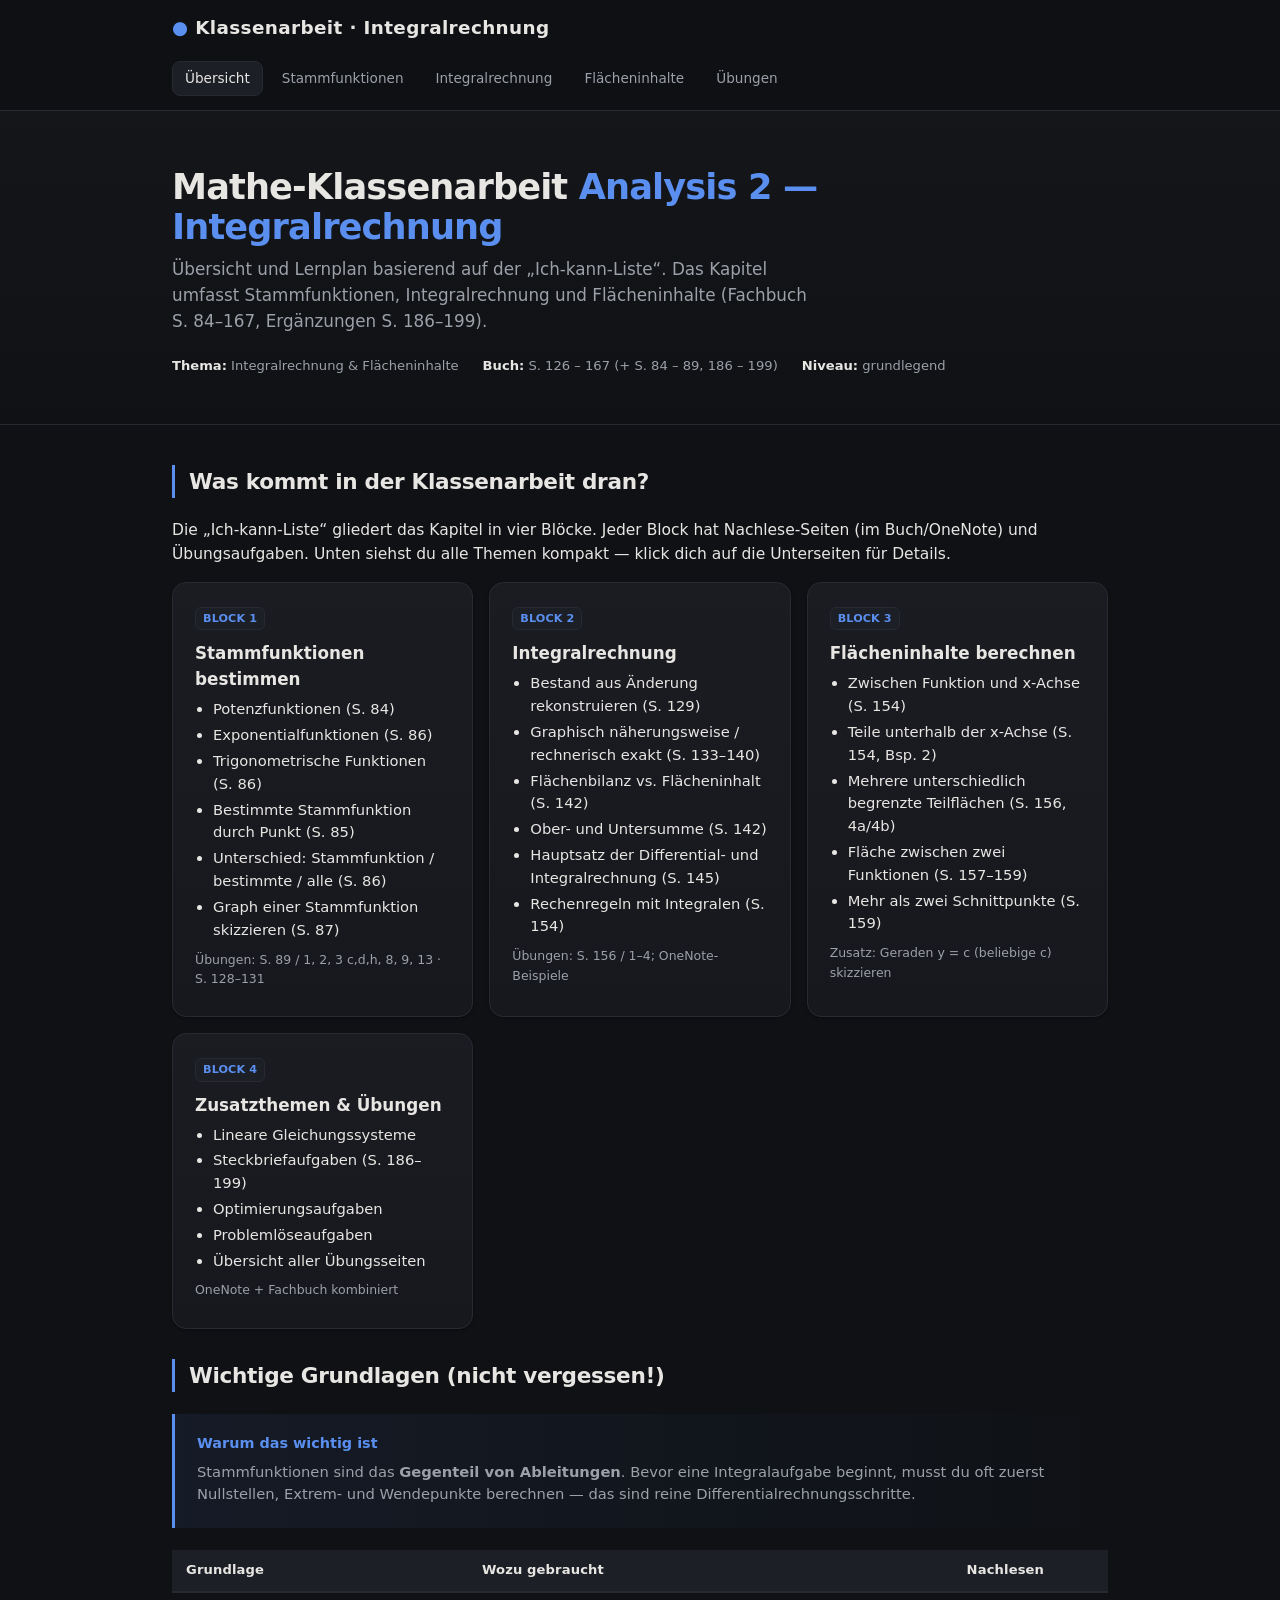
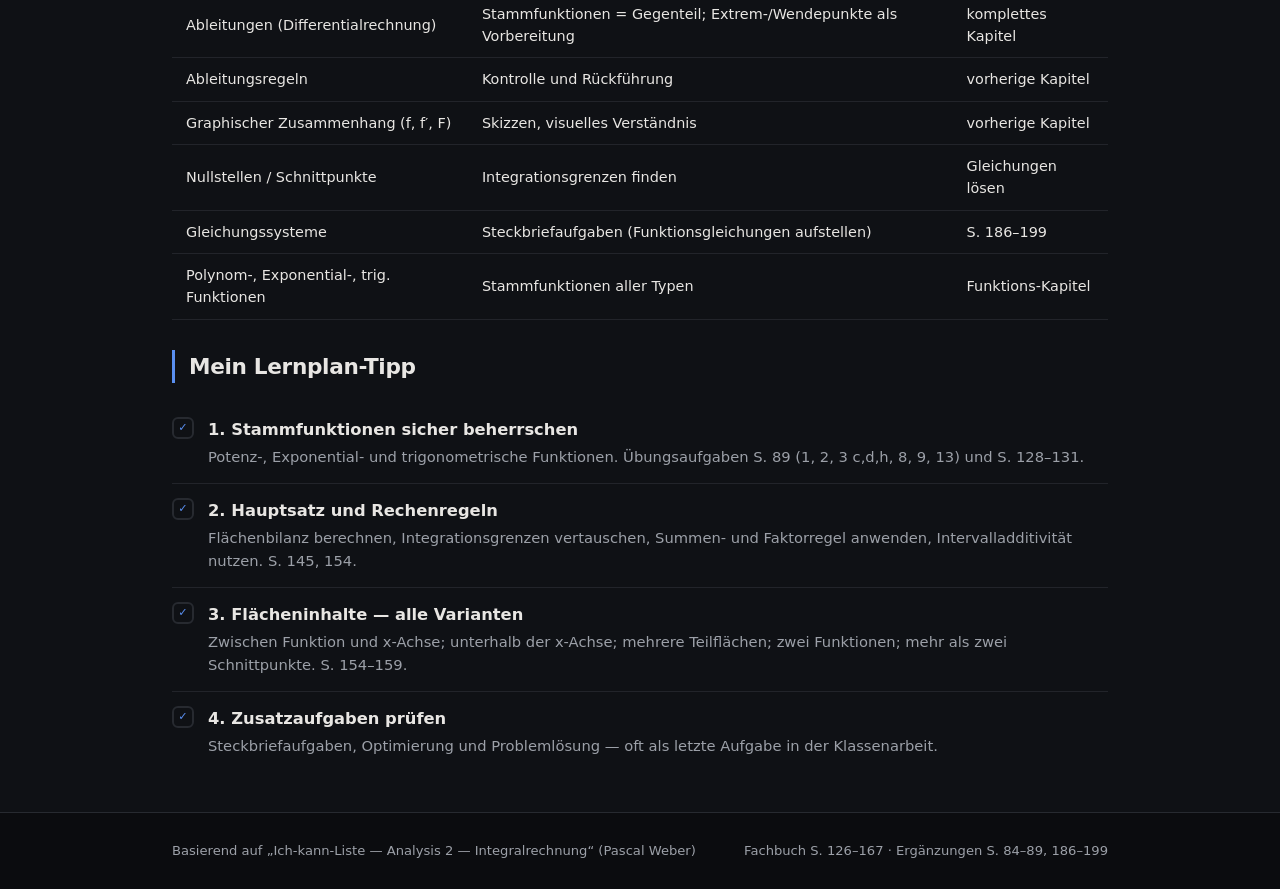
<file: index.html>
<!DOCTYPE html>
<html lang="de">
<head>
<meta charset="UTF-8">
<meta name="viewport" content="width=device-width, initial-scale=1.0">
<title>Klassenarbeit — Integralrechnung (Analysis 2)</title>
<link rel="stylesheet" href="style.css">
</head>
<body>

<header class="site-header">
  <div class="inner">
    <h1><span>●</span> Klassenarbeit · Integralrechnung</h1>
    <nav aria-label="Hauptnavigation">
      <ul>
        <li><a class="active" href="index.html">Übersicht</a></li>
        <li><a href="stammfunktionen.html">Stammfunktionen</a></li>
        <li><a href="integralrechnung.html">Integralrechnung</a></li>
        <li><a href="flaecheninhalte.html">Flächeninhalte</a></li>
        <li><a href="uebungen.html">Übungen</a></li>
      </ul>
    </nav>
  </div>
</header>

<section class="hero" aria-label="Einleitung">
  <div class="inner">
    <h2>Mathe-Klassenarbeit <em>Analysis 2 — Integralrechnung</em></h2>
    <p class="subtitle">
      Übersicht und Lernplan basierend auf der „Ich-kann-Liste“. Das Kapitel umfasst Stammfunktionen, Integralrechnung und Flächeninhalte (Fachbuch S. 84–167, Ergänzungen S. 186–199).
    </p>
    <div class="meta">
      <span><strong>Thema:</strong> Integralrechnung & Flächeninhalte</span>
      <span><strong>Buch:</strong> S. 126 – 167 (+ S. 84 – 89, 186 – 199)</span>
      <span><strong>Niveau:</strong> grundlegend</span>
    </div>
  </div>
</section>

<main class="inner">

  <section aria-label="Was kommt dran">
    <h2 class="section-title">Was kommt in der Klassenarbeit dran?</h2>
    <p>Die „Ich-kann-Liste“ gliedert das Kapitel in vier Blöcke. Jeder Block hat Nachlese-Seiten (im Buch/OneNote) und Übungsaufgaben. Unten siehst du alle Themen kompakt — klick dich auf die Unterseiten für Details.</p>
  </section>

  <section aria-label="Themenübersicht" style="margin-top:6px;">
    <div class="card-grid">

      <a href="stammfunktionen.html" class="card" style="text-decoration:none; color:inherit; display:block;">
        <span class="tag">BLOCK 1</span>
        <h3>Stammfunktionen bestimmen</h3>
        <ul>
          <li>Potenzfunktionen (S. 84)</li>
          <li>Exponentialfunktionen (S. 86)</li>
          <li>Trigonometrische Funktionen (S. 86)</li>
          <li>Bestimmte Stammfunktion durch Punkt (S. 85)</li>
          <li>Unterschied: Stammfunktion / bestimmte / alle (S. 86)</li>
          <li>Graph einer Stammfunktion skizzieren (S. 87)</li>
        </ul>
        <p class="pages">Übungen: S. 89 / 1, 2, 3 c,d,h, 8, 9, 13 · S. 128–131</p>
      </a>

      <a href="integralrechnung.html" class="card" style="text-decoration:none; color:inherit; display:block;">
        <span class="tag">BLOCK 2</span>
        <h3>Integralrechnung</h3>
        <ul>
          <li>Bestand aus Änderung rekonstruieren (S. 129)</li>
          <li>Graphisch näherungsweise / rechnerisch exakt (S. 133–140)</li>
          <li>Flächenbilanz vs. Flächeninhalt (S. 142)</li>
          <li>Ober- und Untersumme (S. 142)</li>
          <li>Hauptsatz der Differential- und Integralrechnung (S. 145)</li>
          <li>Rechenregeln mit Integralen (S. 154)</li>
        </ul>
        <p class="pages">Übungen: S. 156 / 1–4; OneNote-Beispiele</p>
      </a>

      <a href="flaecheninhalte.html" class="card" style="text-decoration:none; color:inherit; display:block;">
        <span class="tag">BLOCK 3</span>
        <h3>Flächeninhalte berechnen</h3>
        <ul>
          <li>Zwischen Funktion und x-Achse (S. 154)</li>
          <li>Teile unterhalb der x-Achse (S. 154, Bsp. 2)</li>
          <li>Mehrere unterschiedlich begrenzte Teilflächen (S. 156, 4a/4b)</li>
          <li>Fläche zwischen zwei Funktionen (S. 157–159)</li>
          <li>Mehr als zwei Schnittpunkte (S. 159)</li>
        </ul>
        <p class="pages">Zusatz: Geraden y = c (beliebige c) skizzieren</p>
      </a>

      <a href="uebungen.html" class="card" style="text-decoration:none; color:inherit; display:block;">
        <span class="tag">BLOCK 4</span>
        <h3>Zusatzthemen & Übungen</h3>
        <ul>
          <li>Lineare Gleichungssysteme</li>
          <li>Steckbriefaufgaben (S. 186–199)</li>
          <li>Optimierungsaufgaben</li>
          <li>Problemlöseaufgaben</li>
          <li>Übersicht aller Übungsseiten</li>
        </ul>
        <p class="pages">OneNote + Fachbuch kombiniert</p>
      </a>

    </div>
  </section>

  <section aria-label="Wichtige Grundlagen" style="margin-top: 30px;">
    <h2 class="section-title">Wichtige Grundlagen (nicht vergessen!)</h2>
    <div class="callout">
      <h4>Warum das wichtig ist</h4>
      <p>Stammfunktionen sind das <strong>Gegenteil von Ableitungen</strong>. Bevor eine Integralaufgabe beginnt, musst du oft zuerst Nullstellen, Extrem- und Wendepunkte berechnen — das sind reine Differentialrechnungsschritte.</p>
    </div>
    <table aria-label="Grundlagen-Tabelle">
      <thead>
        <tr><th>Grundlage</th><th>Wozu gebraucht</th><th>Nachlesen</th></tr>
      </thead>
      <tbody>
        <tr><td>Ableitungen (Differentialrechnung)</td><td>Stammfunktionen = Gegenteil; Extrem-/Wendepunkte als Vorbereitung</td><td>komplettes Kapitel</td></tr>
        <tr><td>Ableitungsregeln</td><td>Kontrolle und Rückführung</td><td>vorherige Kapitel</td></tr>
        <tr><td>Graphischer Zusammenhang (f, f′, F)</td><td>Skizzen, visuelles Verständnis</td><td>vorherige Kapitel</td></tr>
        <tr><td>Nullstellen / Schnittpunkte</td><td>Integrationsgrenzen finden</td><td>Gleichungen lösen</td></tr>
        <tr><td>Gleichungssysteme</td><td>Steckbriefaufgaben (Funktionsgleichungen aufstellen)</td><td>S. 186–199</td></tr>
        <tr><td>Polynom-, Exponential-, trig. Funktionen</td><td>Stammfunktionen aller Typen</td><td>Funktions-Kapitel</td></tr>
      </tbody>
    </table>
  </section>

  <section aria-label="Lernplan-Tipp" style="margin-top: 30px;">
    <h2 class="section-title">Mein Lernplan-Tipp</h2>
    <div class="check-row">
      <span class="box" aria-label="Erledigt">✓</span>
      <div>
        <h4>1. Stammfunktionen sicher beherrschen</h4>
        <p>Potenz-, Exponential- und trigonometrische Funktionen. Übungsaufgaben S. 89 (1, 2, 3 c,d,h, 8, 9, 13) und S. 128–131.</p>
      </div>
    </div>
    <div class="check-row">
      <span class="box" aria-label="Erledigt">✓</span>
      <div>
        <h4>2. Hauptsatz und Rechenregeln</h4>
        <p>Flächenbilanz berechnen, Integrationsgrenzen vertauschen, Summen- und Faktorregel anwenden, Intervalladditivität nutzen. S. 145, 154.</p>
      </div>
    </div>
    <div class="check-row">
      <span class="box" aria-label="Erledigt">✓</span>
      <div>
        <h4>3. Flächeninhalte — alle Varianten</h4>
        <p>Zwischen Funktion und x-Achse; unterhalb der x-Achse; mehrere Teilflächen; zwei Funktionen; mehr als zwei Schnittpunkte. S. 154–159.</p>
      </div>
    </div>
    <div class="check-row">
      <span class="box" aria-label="Erledigt">✓</span>
      <div>
        <h4>4. Zusatzaufgaben prüfen</h4>
        <p>Steckbriefaufgaben, Optimierung und Problemlösung — oft als letzte Aufgabe in der Klassenarbeit.</p>
      </div>
    </div>
  </section>

</main>

<footer class="site-footer">
  <div class="inner">
    <span>Basierend auf „Ich-kann-Liste — Analysis 2 — Integralrechnung“ (Pascal Weber)</span>
    <span>Fachbuch S. 126–167 · Ergänzungen S. 84–89, 186–199</span>
  </div>
</footer>

</body>
</html>
</file>
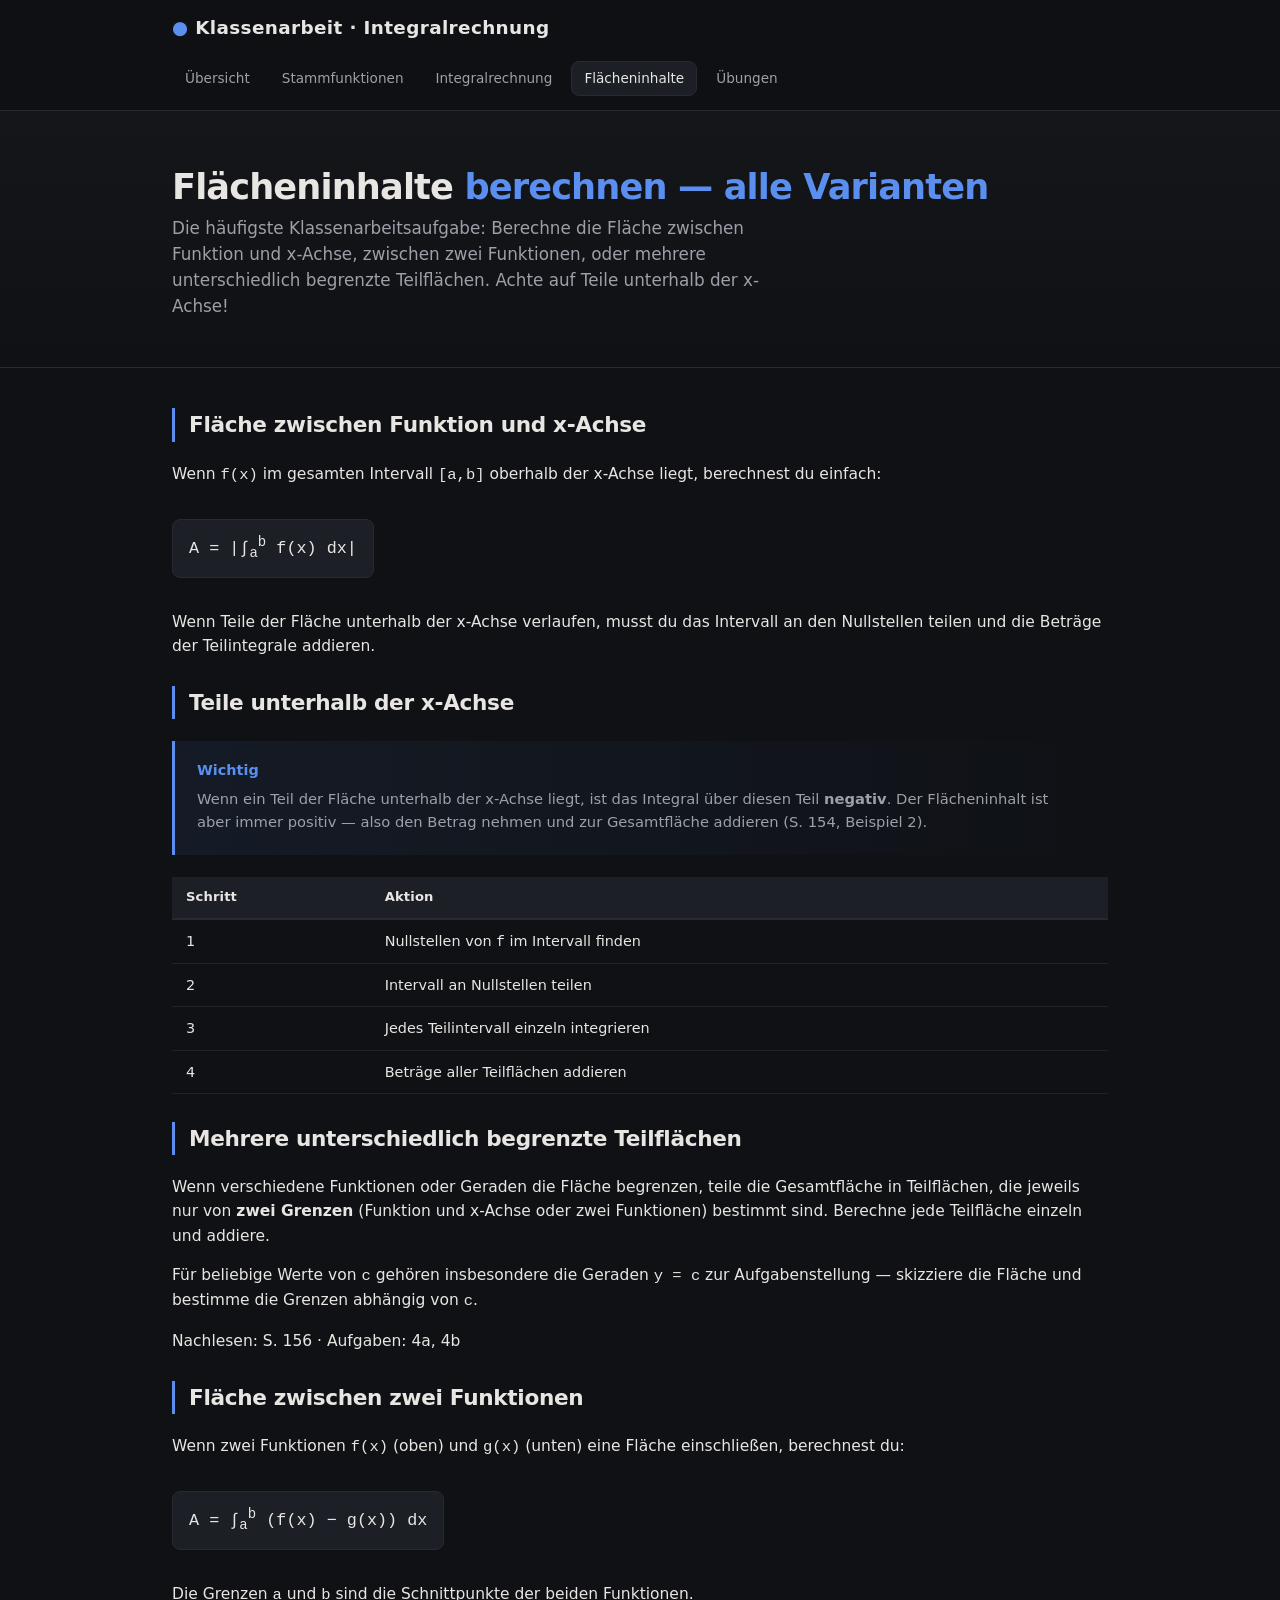
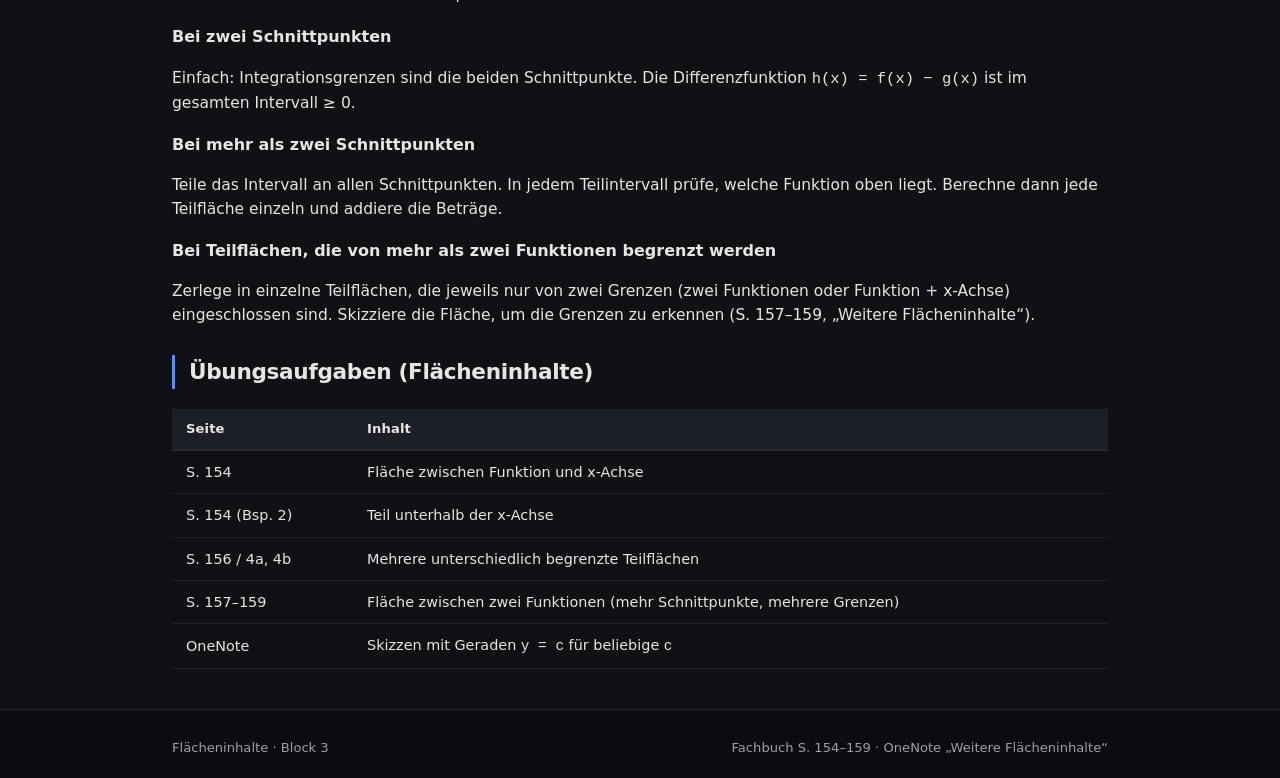
<file: flaecheninhalte.html>
<!DOCTYPE html>
<html lang="de">
<head>
<meta charset="UTF-8">
<meta name="viewport" content="width=device-width, initial-scale=1.0">
<title>Flächeninhalte — Klassenarbeit Integralrechnung</title>
<link rel="stylesheet" href="style.css">
</head>
<body>

<header class="site-header">
  <div class="inner">
    <h1><span>●</span> Klassenarbeit · Integralrechnung</h1>
    <nav aria-label="Hauptnavigation">
      <ul>
        <li><a href="index.html">Übersicht</a></li>
        <li><a href="stammfunktionen.html">Stammfunktionen</a></li>
        <li><a href="integralrechnung.html">Integralrechnung</a></li>
        <li><a class="active" href="flaecheninhalte.html">Flächeninhalte</a></li>
        <li><a href="uebungen.html">Übungen</a></li>
      </ul>
    </nav>
  </div>
</header>

<section class="hero" aria-label="Einleitung">
  <div class="inner">
    <h2>Flächeninhalte <em>berechnen — alle Varianten</em></h2>
    <p class="subtitle">Die häufigste Klassenarbeitsaufgabe: Berechne die Fläche zwischen Funktion und x-Achse, zwischen zwei Funktionen, oder mehrere unterschiedlich begrenzte Teilflächen. Achte auf Teile unterhalb der x-Achse!</p>
  </div>
</section>

<main class="inner">

  <section aria-label="Zwischen Funktion und x-Achse">
    <h2 class="section-title">Fläche zwischen Funktion und x-Achse</h2>
    <p>Wenn <code>f(x)</code> im gesamten Intervall <code>[a,b]</code> oberhalb der x-Achse liegt, berechnest du einfach:</p>
    <p style="font-family:monospace; font-size:1.05rem; background:var(--surface-2); padding:12px 16px; border-radius:8px; border:1px solid var(--border); display:inline-block;">
      A = |∫<sub>a</sub><sup>b</sup> f(x) dx|
    </p>
    <p>Wenn Teile der Fläche unterhalb der x-Achse verlaufen, musst du das Intervall an den Nullstellen teilen und die Beträge der Teilintegrale addieren.</p>
  </section>

  <section aria-label="Unterhalb der x-Achse" style="margin-top: 28px;">
    <h2 class="section-title">Teile unterhalb der x-Achse</h2>
    <div class="callout">
      <h4>Wichtig</h4>
      <p>Wenn ein Teil der Fläche unterhalb der x-Achse liegt, ist das Integral über diesen Teil <strong>negativ</strong>. Der Flächeninhalt ist aber immer positiv — also den Betrag nehmen und zur Gesamtfläche addieren (S. 154, Beispiel 2).</p>
    </div>
    <table aria-label="Vorgehen unterhalb x-Achse">
      <thead><tr><th>Schritt</th><th>Aktion</th></tr></thead>
      <tbody>
        <tr><td>1</td><td>Nullstellen von <code>f</code> im Intervall finden</td></tr>
        <tr><td>2</td><td>Intervall an Nullstellen teilen</td></tr>
        <tr><td>3</td><td>Jedes Teilintervall einzeln integrieren</td></tr>
        <tr><td>4</td><td>Beträge aller Teilflächen addieren</td></tr>
      </tbody>
    </table>
  </section>

  <section aria-label="Mehrere Teilflächen" style="margin-top: 28px;">
    <h2 class="section-title">Mehrere unterschiedlich begrenzte Teilflächen</h2>
    <p>Wenn verschiedene Funktionen oder Geraden die Fläche begrenzen, teile die Gesamtfläche in Teilflächen, die jeweils nur von <strong>zwei Grenzen</strong> (Funktion und x-Achse oder zwei Funktionen) bestimmt sind. Berechne jede Teilfläche einzeln und addiere.</p>
    <p>Für beliebige Werte von <code>c</code> gehören insbesondere die Geraden <code>y = c</code> zur Aufgabenstellung — skizziere die Fläche und bestimme die Grenzen abhängig von <code>c</code>.</p>
    <p class="pages">Nachlesen: S. 156 · Aufgaben: 4a, 4b</p>
  </section>

  <section aria-label="Zwischen zwei Funktionen" style="margin-top: 28px;">
    <h2 class="section-title">Fläche zwischen zwei Funktionen</h2>
    <p>Wenn zwei Funktionen <code>f(x)</code> (oben) und <code>g(x)</code> (unten) eine Fläche einschließen, berechnest du:</p>
    <p style="font-family:monospace; font-size:1.05rem; background:var(--surface-2); padding:12px 16px; border-radius:8px; border:1px solid var(--border); display:inline-block;">
      A = ∫<sub>a</sub><sup>b</sup> (f(x) − g(x)) dx
    </p>
    <p>Die Grenzen <code>a</code> und <code>b</code> sind die Schnittpunkte der beiden Funktionen.</p>

    <h3 style="font-size:1rem; font-weight:700; margin: 18px 0 8px;">Bei zwei Schnittpunkten</h3>
    <p>Einfach: Integrationsgrenzen sind die beiden Schnittpunkte. Die Differenzfunktion <code>h(x) = f(x) − g(x)</code> ist im gesamten Intervall ≥ 0.</p>

    <h3 style="font-size:1rem; font-weight:700; margin: 18px 0 8px;">Bei mehr als zwei Schnittpunkten</h3>
    <p>Teile das Intervall an allen Schnittpunkten. In jedem Teilintervall prüfe, welche Funktion oben liegt. Berechne dann jede Teilfläche einzeln und addiere die Beträge.</p>

    <h3 style="font-size:1rem; font-weight:700; margin: 18px 0 8px;">Bei Teilflächen, die von mehr als zwei Funktionen begrenzt werden</h3>
    <p>Zerlege in einzelne Teilflächen, die jeweils nur von zwei Grenzen (zwei Funktionen oder Funktion + x-Achse) eingeschlossen sind. Skizziere die Fläche, um die Grenzen zu erkennen (S. 157–159, „Weitere Flächeninhalte“).</p>
  </section>

  <section aria-label="Übungen" style="margin-top: 28px;">
    <h2 class="section-title">Übungsaufgaben (Flächeninhalte)</h2>
    <table aria-label="Flächeninhalte-Übungen">
      <thead><tr><th>Seite</th><th>Inhalt</th></tr></thead>
      <tbody>
        <tr><td>S. 154</td><td>Fläche zwischen Funktion und x-Achse</td></tr>
        <tr><td>S. 154 (Bsp. 2)</td><td>Teil unterhalb der x-Achse</td></tr>
        <tr><td>S. 156 / 4a, 4b</td><td>Mehrere unterschiedlich begrenzte Teilflächen</td></tr>
        <tr><td>S. 157–159</td><td>Fläche zwischen zwei Funktionen (mehr Schnittpunkte, mehrere Grenzen)</td></tr>
        <tr><td>OneNote</td><td>Skizzen mit Geraden <code>y = c</code> für beliebige <code>c</code></td></tr>
      </tbody>
    </table>
  </section>

</main>

<footer class="site-footer">
  <div class="inner">
    <span>Flächeninhalte · Block 3</span>
    <span>Fachbuch S. 154–159 · OneNote „Weitere Flächeninhalte“</span>
  </div>
</footer>

</body>
</html>
</file>
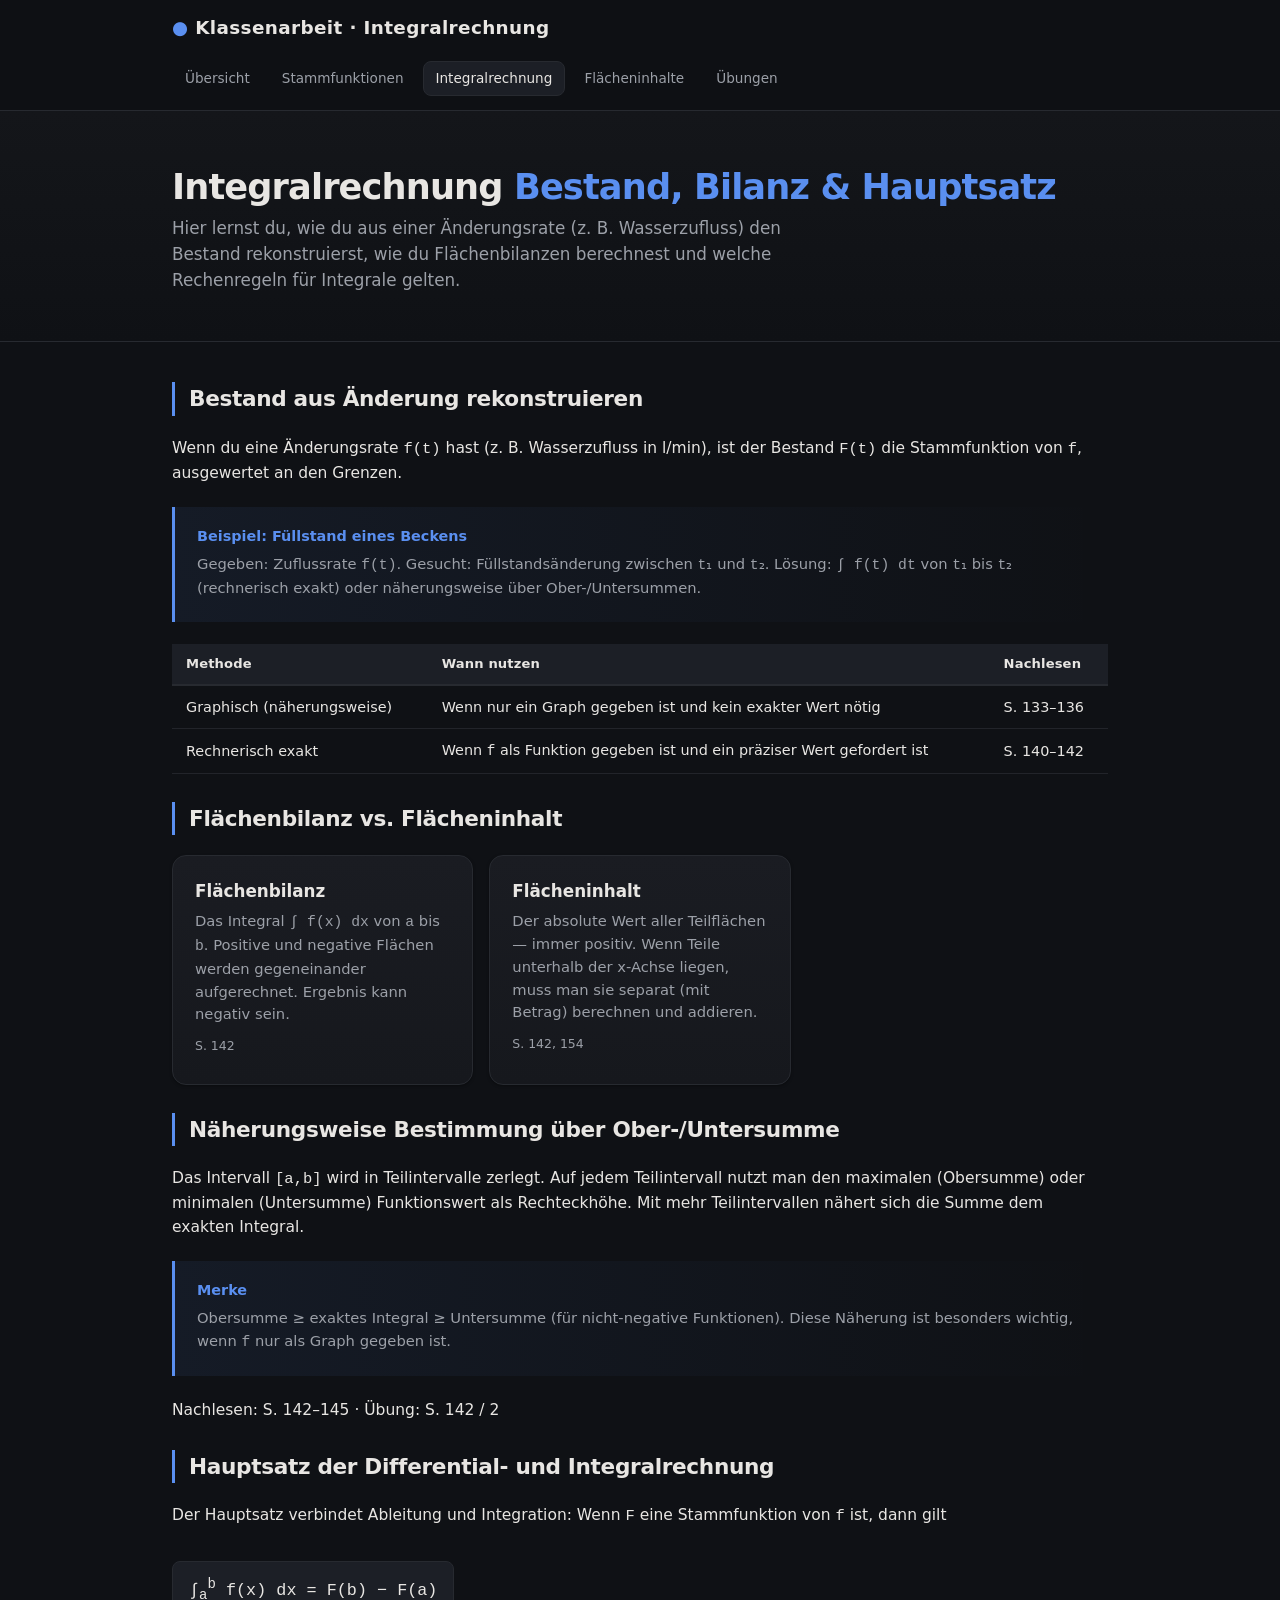
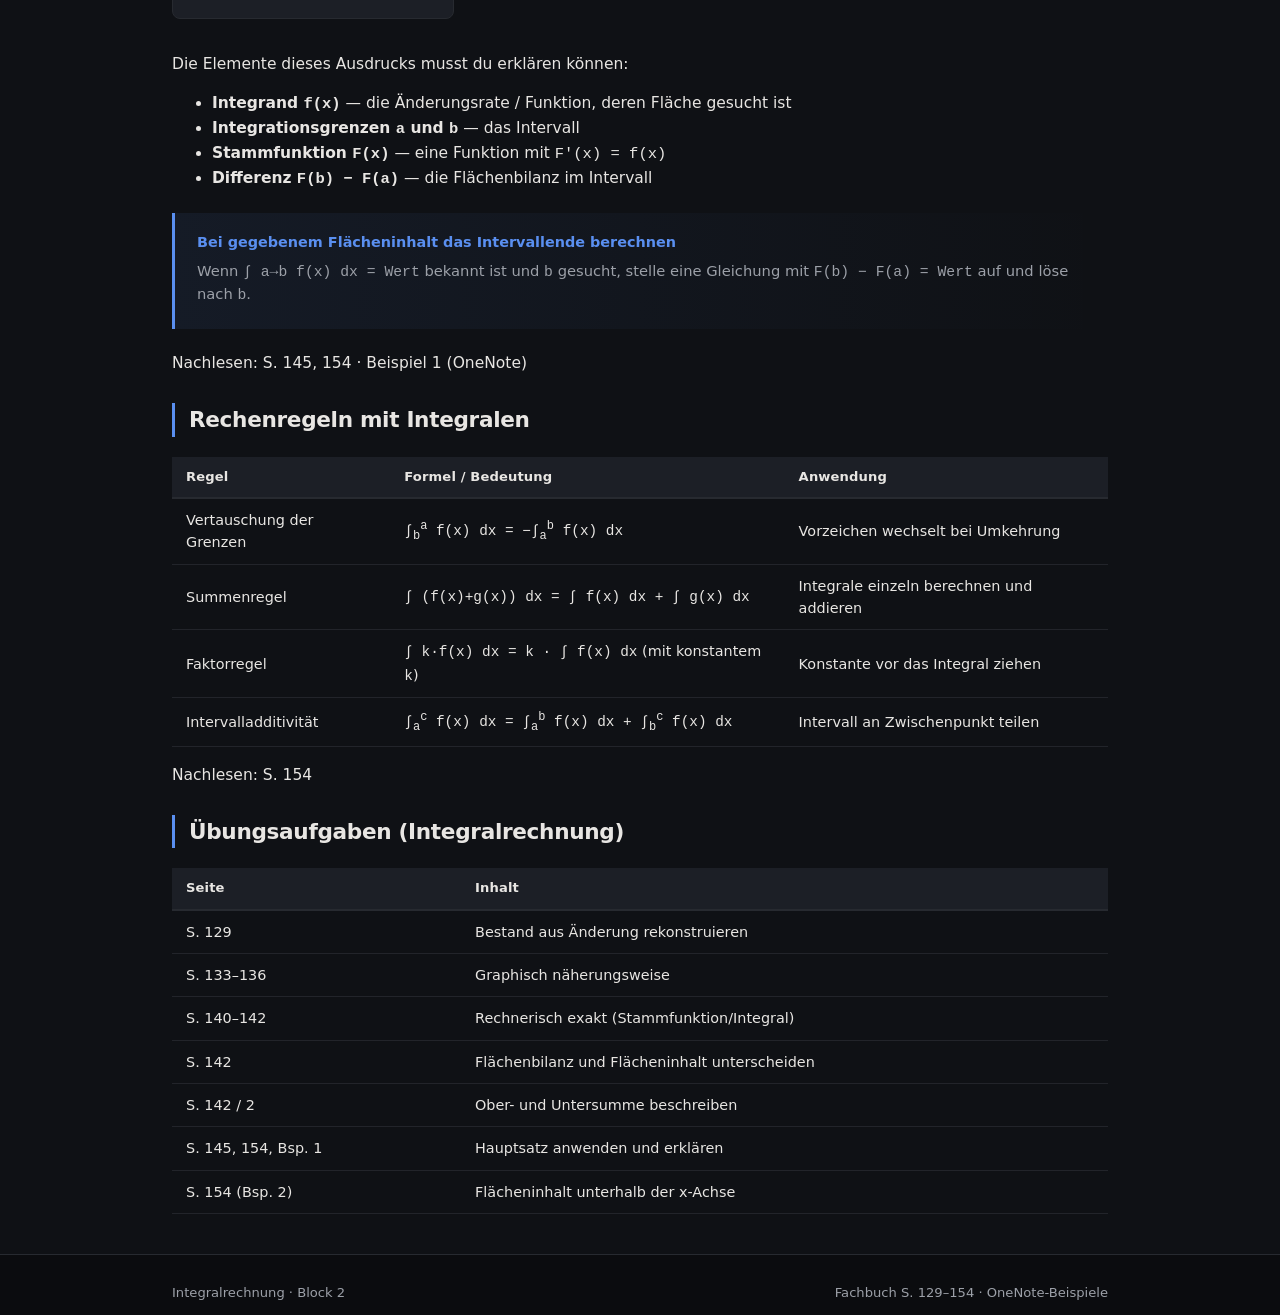
<file: integralrechnung.html>
<!DOCTYPE html>
<html lang="de">
<head>
<meta charset="UTF-8">
<meta name="viewport" content="width=device-width, initial-scale=1.0">
<title>Integralrechnung — Klassenarbeit Integralrechnung</title>
<link rel="stylesheet" href="style.css">
</head>
<body>

<header class="site-header">
  <div class="inner">
    <h1><span>●</span> Klassenarbeit · Integralrechnung</h1>
    <nav aria-label="Hauptnavigation">
      <ul>
        <li><a href="index.html">Übersicht</a></li>
        <li><a href="stammfunktionen.html">Stammfunktionen</a></li>
        <li><a class="active" href="integralrechnung.html">Integralrechnung</a></li>
        <li><a href="flaecheninhalte.html">Flächeninhalte</a></li>
        <li><a href="uebungen.html">Übungen</a></li>
      </ul>
    </nav>
  </div>
</header>

<section class="hero" aria-label="Einleitung">
  <div class="inner">
    <h2>Integralrechnung <em>Bestand, Bilanz & Hauptsatz</em></h2>
    <p class="subtitle">Hier lernst du, wie du aus einer Änderungsrate (z. B. Wasserzufluss) den Bestand rekonstruierst, wie du Flächenbilanzen berechnest und welche Rechenregeln für Integrale gelten.</p>
  </div>
</section>

<main class="inner">

  <section aria-label="Bestand rekonstruieren">
    <h2 class="section-title">Bestand aus Änderung rekonstruieren</h2>
    <p>Wenn du eine Änderungsrate <code>f(t)</code> hast (z. B. Wasserzufluss in l/min), ist der Bestand <code>F(t)</code> die Stammfunktion von <code>f</code>, ausgewertet an den Grenzen.</p>
    <div class="callout">
      <h4>Beispiel: Füllstand eines Beckens</h4>
      <p>Gegeben: Zuflussrate <code>f(t)</code>. Gesucht: Füllstandsänderung zwischen <code>t₁</code> und <code>t₂</code>. Lösung: <code>∫ f(t) dt</code> von <code>t₁</code> bis <code>t₂</code> (rechnerisch exakt) oder näherungsweise über Ober-/Untersummen.</p>
    </div>
    <table aria-label="Rekonstruktions-Methoden">
      <thead><tr><th>Methode</th><th>Wann nutzen</th><th>Nachlesen</th></tr></thead>
      <tbody>
        <tr><td>Graphisch (näherungsweise)</td><td>Wenn nur ein Graph gegeben ist und kein exakter Wert nötig</td><td>S. 133–136</td></tr>
        <tr><td>Rechnerisch exakt</td><td>Wenn <code>f</code> als Funktion gegeben ist und ein präziser Wert gefordert ist</td><td>S. 140–142</td></tr>
      </tbody>
    </table>
  </section>

  <section aria-label="Flächenbilanz und Flächeninhalt" style="margin-top: 28px;">
    <h2 class="section-title">Flächenbilanz vs. Flächeninhalt</h2>
    <div class="card-grid">
      <article class="card">
        <h3>Flächenbilanz</h3>
        <p>Das Integral <code>∫ f(x) dx</code> von <code>a</code> bis <code>b</code>. Positive und negative Flächen werden gegeneinander aufgerechnet. Ergebnis kann negativ sein.</p>
        <p class="pages">S. 142</p>
      </article>
      <article class="card">
        <h3>Flächeninhalt</h3>
        <p>Der absolute Wert aller Teilflächen — immer positiv. Wenn Teile unterhalb der x-Achse liegen, muss man sie separat (mit Betrag) berechnen und addieren.</p>
        <p class="pages">S. 142, 154</p>
      </article>
    </div>
  </section>

  <section aria-label="Ober- und Untersumme" style="margin-top: 28px;">
    <h2 class="section-title">Näherungsweise Bestimmung über Ober-/Untersumme</h2>
    <p>Das Intervall <code>[a,b]</code> wird in Teilintervalle zerlegt. Auf jedem Teilintervall nutzt man den maximalen (Obersumme) oder minimalen (Untersumme) Funktionswert als Rechteckhöhe. Mit mehr Teilintervallen nähert sich die Summe dem exakten Integral.</p>
    <div class="callout">
      <h4>Merke</h4>
      <p>Obersumme ≥ exaktes Integral ≥ Untersumme (für nicht-negative Funktionen). Diese Näherung ist besonders wichtig, wenn <code>f</code> nur als Graph gegeben ist.</p>
    </div>
    <p class="pages">Nachlesen: S. 142–145 · Übung: S. 142 / 2</p>
  </section>

  <section aria-label="Hauptsatz" style="margin-top: 28px;">
    <h2 class="section-title">Hauptsatz der Differential- und Integralrechnung</h2>
    <p>Der Hauptsatz verbindet Ableitung und Integration: Wenn <code>F</code> eine Stammfunktion von <code>f</code> ist, dann gilt</p>
    <p style="font-family:monospace; font-size:1.05rem; background:var(--surface-2); padding:12px 16px; border-radius:8px; border:1px solid var(--border); display:inline-block;">
      ∫<sub>a</sub><sup>b</sup> f(x) dx = F(b) − F(a)
    </p>
    <p>Die Elemente dieses Ausdrucks musst du erklären können:</p>
    <ul>
      <li><strong>Integrand <code>f(x)</code></strong> — die Änderungsrate / Funktion, deren Fläche gesucht ist</li>
      <li><strong>Integrationsgrenzen <code>a</code> und <code>b</code></strong> — das Intervall</li>
      <li><strong>Stammfunktion <code>F(x)</code></strong> — eine Funktion mit <code>F′(x) = f(x)</code></li>
      <li><strong>Differenz <code>F(b) − F(a)</code></strong> — die Flächenbilanz im Intervall</li>
    </ul>
    <div class="callout">
      <h4>Bei gegebenem Flächeninhalt das Intervallende berechnen</h4>
      <p>Wenn <code>∫ a→b f(x) dx = Wert</code> bekannt ist und <code>b</code> gesucht, stelle eine Gleichung mit <code>F(b) − F(a) = Wert</code> auf und löse nach <code>b</code>.</p>
    </div>
    <p class="pages">Nachlesen: S. 145, 154 · Beispiel 1 (OneNote)</p>
  </section>

  <section aria-label="Rechenregeln" style="margin-top: 28px;">
    <h2 class="section-title">Rechenregeln mit Integralen</h2>
    <table aria-label="Rechenregeln-Tabelle">
      <thead><tr><th>Regel</th><th>Formel / Bedeutung</th><th>Anwendung</th></tr></thead>
      <tbody>
        <tr><td>Vertauschung der Grenzen</td><td><code>∫<sub>b</sub><sup>a</sup> f(x) dx = −∫<sub>a</sub><sup>b</sup> f(x) dx</code></td><td>Vorzeichen wechselt bei Umkehrung</td></tr>
        <tr><td>Summenregel</td><td><code>∫ (f(x)+g(x)) dx = ∫ f(x) dx + ∫ g(x) dx</code></td><td>Integrale einzeln berechnen und addieren</td></tr>
        <tr><td>Faktorregel</td><td><code>∫ k·f(x) dx = k · ∫ f(x) dx</code> (mit konstantem <code>k</code>)</td><td>Konstante vor das Integral ziehen</td></tr>
        <tr><td>Intervalladditivität</td><td><code>∫<sub>a</sub><sup>c</sup> f(x) dx = ∫<sub>a</sub><sup>b</sup> f(x) dx + ∫<sub>b</sub><sup>c</sup> f(x) dx</code></td><td>Intervall an Zwischenpunkt teilen</td></tr>
      </tbody>
    </table>
    <p class="pages">Nachlesen: S. 154</p>
  </section>

  <section aria-label="Übungen" style="margin-top: 28px;">
    <h2 class="section-title">Übungsaufgaben (Integralrechnung)</h2>
    <table aria-label="Integralrechnung-Übungen">
      <thead><tr><th>Seite</th><th>Inhalt</th></tr></thead>
      <tbody>
        <tr><td>S. 129</td><td>Bestand aus Änderung rekonstruieren</td></tr>
        <tr><td>S. 133–136</td><td>Graphisch näherungsweise</td></tr>
        <tr><td>S. 140–142</td><td>Rechnerisch exakt (Stammfunktion/Integral)</td></tr>
        <tr><td>S. 142</td><td>Flächenbilanz und Flächeninhalt unterscheiden</td></tr>
        <tr><td>S. 142 / 2</td><td>Ober- und Untersumme beschreiben</td></tr>
        <tr><td>S. 145, 154, Bsp. 1</td><td>Hauptsatz anwenden und erklären</td></tr>
        <tr><td>S. 154 (Bsp. 2)</td><td>Flächeninhalt unterhalb der x-Achse</td></tr>
      </tbody>
    </table>
  </section>

</main>

<footer class="site-footer">
  <div class="inner">
    <span>Integralrechnung · Block 2</span>
    <span>Fachbuch S. 129–154 · OneNote-Beispiele</span>
  </div>
</footer>

</body>
</html>
</file>
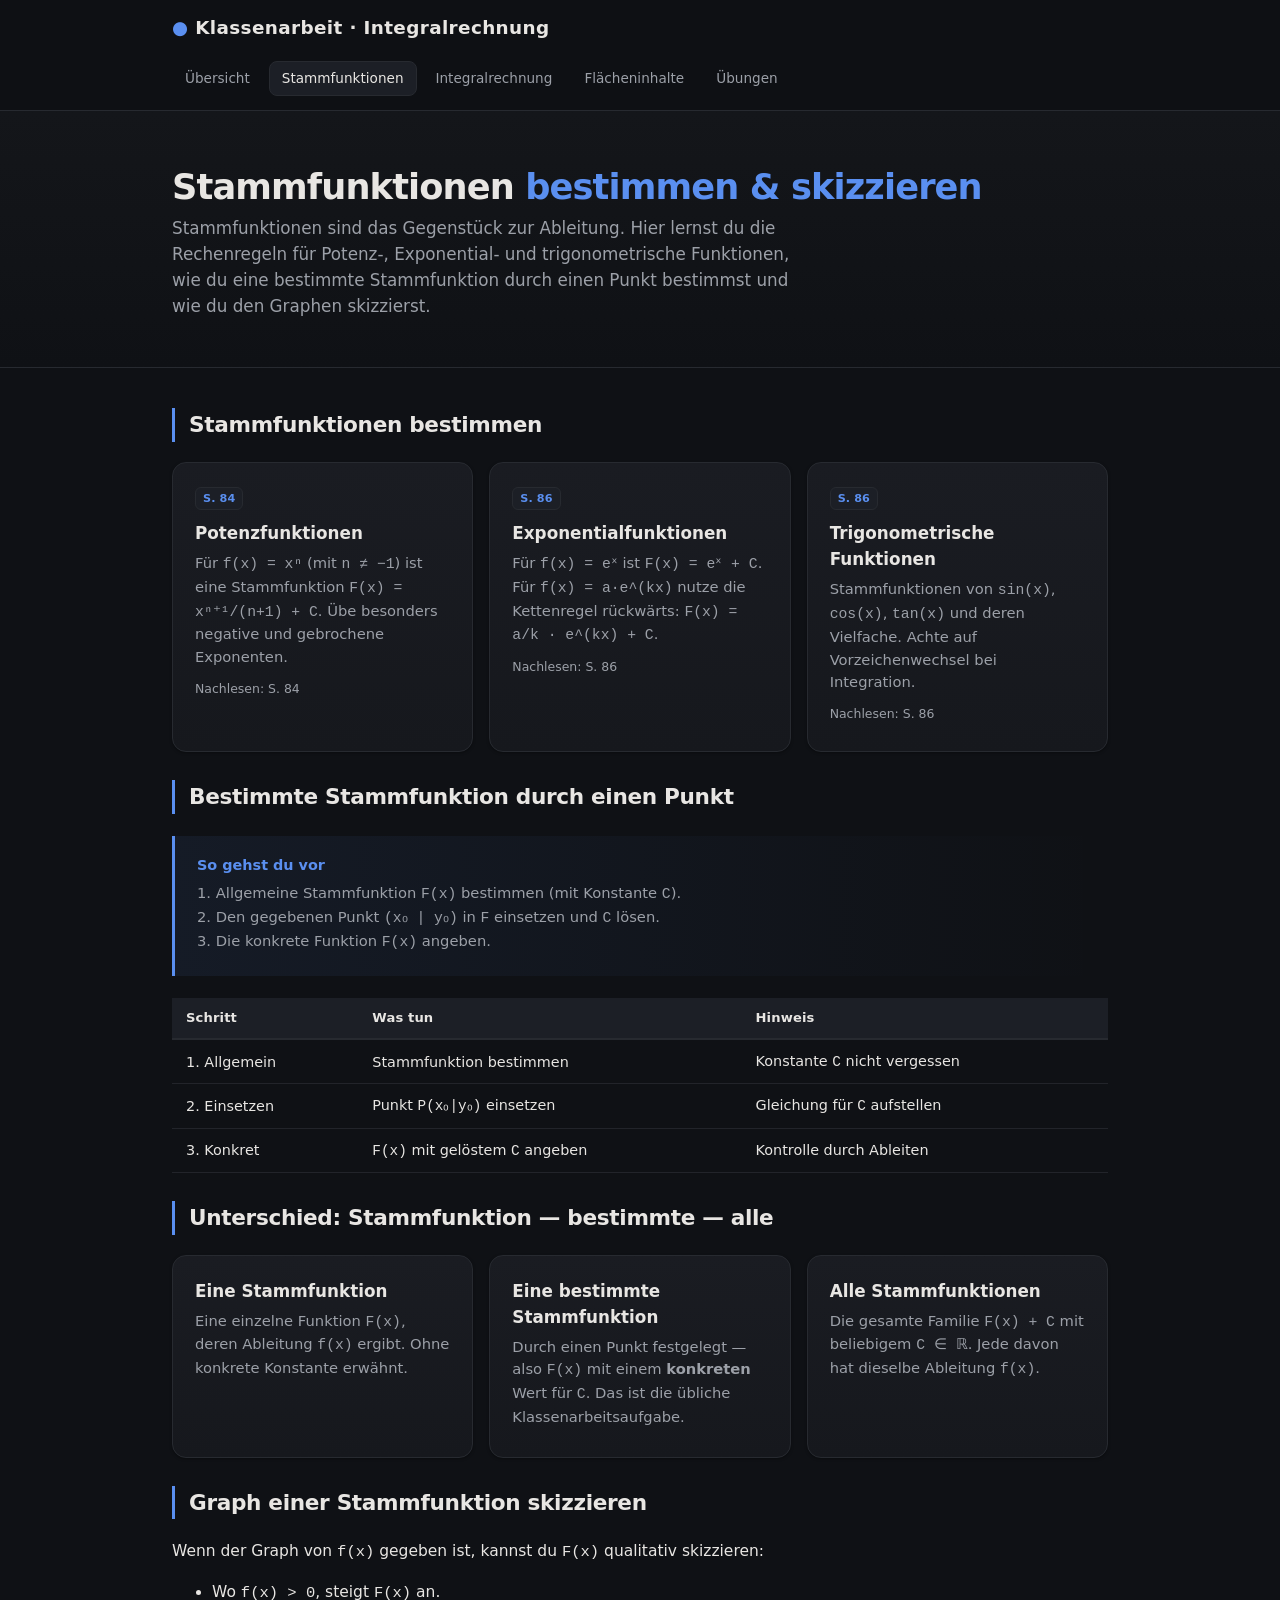
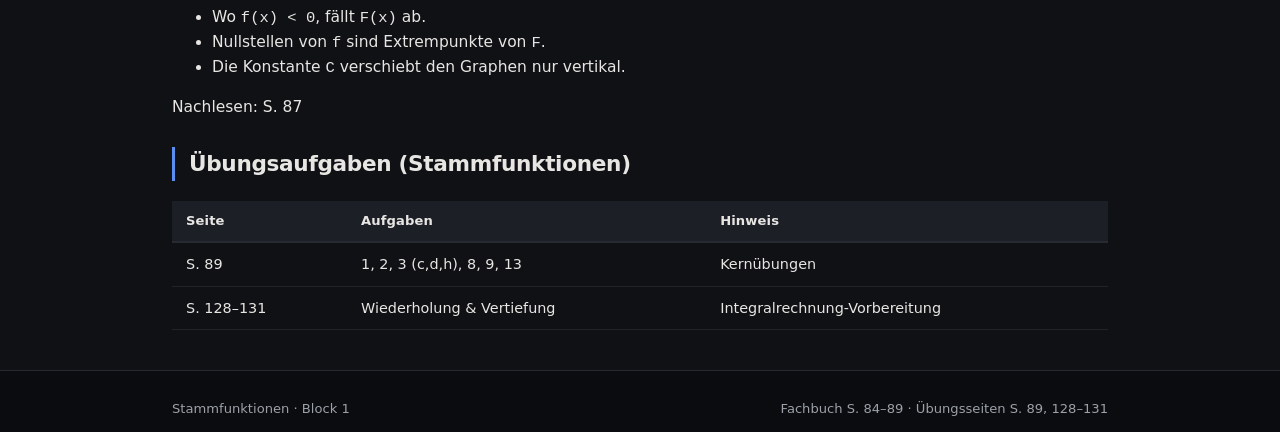
<file: stammfunktionen.html>
<!DOCTYPE html>
<html lang="de">
<head>
<meta charset="UTF-8">
<meta name="viewport" content="width=device-width, initial-scale=1.0">
<title>Stammfunktionen — Klassenarbeit Integralrechnung</title>
<link rel="stylesheet" href="style.css">
</head>
<body>

<header class="site-header">
  <div class="inner">
    <h1><span>●</span> Klassenarbeit · Integralrechnung</h1>
    <nav aria-label="Hauptnavigation">
      <ul>
        <li><a href="index.html">Übersicht</a></li>
        <li><a class="active" href="stammfunktionen.html">Stammfunktionen</a></li>
        <li><a href="integralrechnung.html">Integralrechnung</a></li>
        <li><a href="flaecheninhalte.html">Flächeninhalte</a></li>
        <li><a href="uebungen.html">Übungen</a></li>
      </ul>
    </nav>
  </div>
</header>

<section class="hero" aria-label="Einleitung">
  <div class="inner">
    <h2>Stammfunktionen <em>bestimmen & skizzieren</em></h2>
    <p class="subtitle">Stammfunktionen sind das Gegenstück zur Ableitung. Hier lernst du die Rechenregeln für Potenz-, Exponential- und trigonometrische Funktionen, wie du eine bestimmte Stammfunktion durch einen Punkt bestimmst und wie du den Graphen skizzierst.</p>
  </div>
</section>

<main class="inner">

  <section aria-label="Stammfunktionen bestimmen">
    <h2 class="section-title">Stammfunktionen bestimmen</h2>
    <div class="card-grid">
      <article class="card">
        <span class="tag">S. 84</span>
        <h3>Potenzfunktionen</h3>
        <p>Für <code>f(x) = xⁿ</code> (mit <code>n ≠ −1</code>) ist eine Stammfunktion <code>F(x) = xⁿ⁺¹/(n+1) + C</code>. Übe besonders negative und gebrochene Exponenten.</p>
        <p class="pages">Nachlesen: S. 84</p>
      </article>
      <article class="card">
        <span class="tag">S. 86</span>
        <h3>Exponentialfunktionen</h3>
        <p>Für <code>f(x) = eˣ</code> ist <code>F(x) = eˣ + C</code>. Für <code>f(x) = a·e^(kx)</code> nutze die Kettenregel rückwärts: <code>F(x) = a/k · e^(kx) + C</code>.</p>
        <p class="pages">Nachlesen: S. 86</p>
      </article>
      <article class="card">
        <span class="tag">S. 86</span>
        <h3>Trigonometrische Funktionen</h3>
        <p>Stammfunktionen von <code>sin(x)</code>, <code>cos(x)</code>, <code>tan(x)</code> und deren Vielfache. Achte auf Vorzeichenwechsel bei Integration.</p>
        <p class="pages">Nachlesen: S. 86</p>
      </article>
    </div>
  </section>

  <section aria-label="Bestimmte Stammfunktion" style="margin-top: 28px;">
    <h2 class="section-title">Bestimmte Stammfunktion durch einen Punkt</h2>
    <div class="callout">
      <h4>So gehst du vor</h4>
      <p>1. Allgemeine Stammfunktion <code>F(x)</code> bestimmen (mit Konstante <code>C</code>).<br>
      2. Den gegebenen Punkt <code>(x₀ | y₀)</code> in <code>F</code> einsetzen und <code>C</code> lösen.<br>
      3. Die konkrete Funktion <code>F(x)</code> angeben.</p>
    </div>
    <table aria-label="Stammfunktion-Tabelle">
      <thead><tr><th>Schritt</th><th>Was tun</th><th>Hinweis</th></tr></thead>
      <tbody>
        <tr><td>1. Allgemein</td><td>Stammfunktion bestimmen</td><td>Konstante <code>C</code> nicht vergessen</td></tr>
        <tr><td>2. Einsetzen</td><td>Punkt <code>P(x₀|y₀)</code> einsetzen</td><td>Gleichung für <code>C</code> aufstellen</td></tr>
        <tr><td>3. Konkret</td><td><code>F(x)</code> mit gelöstem <code>C</code> angeben</td><td>Kontrolle durch Ableiten</td></tr>
      </tbody>
    </table>
  </section>

  <section aria-label="Begriffe klären" style="margin-top: 28px;">
    <h2 class="section-title">Unterschied: Stammfunktion — bestimmte — alle</h2>
    <div class="card-grid" style="grid-template-columns: repeat(auto-fill, minmax(260px, 1fr));">
      <article class="card">
        <h3>Eine Stammfunktion</h3>
        <p>Eine einzelne Funktion <code>F(x)</code>, deren Ableitung <code>f(x)</code> ergibt. Ohne konkrete Konstante erwähnt.</p>
      </article>
      <article class="card">
        <h3>Eine bestimmte Stammfunktion</h3>
        <p>Durch einen Punkt festgelegt — also <code>F(x)</code> mit einem <strong>konkreten</strong> Wert für <code>C</code>. Das ist die übliche Klassenarbeitsaufgabe.</p>
      </article>
      <article class="card">
        <h3>Alle Stammfunktionen</h3>
        <p>Die gesamte Familie <code>F(x) + C</code> mit beliebigem <code>C ∈ ℝ</code>. Jede davon hat dieselbe Ableitung <code>f(x)</code>.</p>
      </article>
    </div>
  </section>

  <section aria-label="Graph skizzieren" style="margin-top: 28px;">
    <h2 class="section-title">Graph einer Stammfunktion skizzieren</h2>
    <p>Wenn der Graph von <code>f(x)</code> gegeben ist, kannst du <code>F(x)</code> qualitativ skizzieren:</p>
    <ul>
      <li>Wo <code>f(x) > 0</code>, steigt <code>F(x)</code> an.</li>
      <li>Wo <code>f(x) < 0</code>, fällt <code>F(x)</code> ab.</li>
      <li>Nullstellen von <code>f</code> sind Extrempunkte von <code>F</code>.</li>
      <li>Die Konstante <code>C</code> verschiebt den Graphen nur vertikal.</li>
    </ul>
    <p class="pages">Nachlesen: S. 87</p>
  </section>

  <section aria-label="Übungen" style="margin-top: 28px;">
    <h2 class="section-title">Übungsaufgaben (Stammfunktionen)</h2>
    <table aria-label="Stammfunktionen-Übungen">
      <thead><tr><th>Seite</th><th>Aufgaben</th><th>Hinweis</th></tr></thead>
      <tbody>
        <tr><td>S. 89</td><td>1, 2, 3 (c,d,h), 8, 9, 13</td><td>Kernübungen</td></tr>
        <tr><td>S. 128–131</td><td>Wiederholung & Vertiefung</td><td>Integralrechnung-Vorbereitung</td></tr>
      </tbody>
    </table>
  </section>

</main>

<footer class="site-footer">
  <div class="inner">
    <span>Stammfunktionen · Block 1</span>
    <span>Fachbuch S. 84–89 · Übungsseiten S. 89, 128–131</span>
  </div>
</footer>

</body>
</html>
</file>
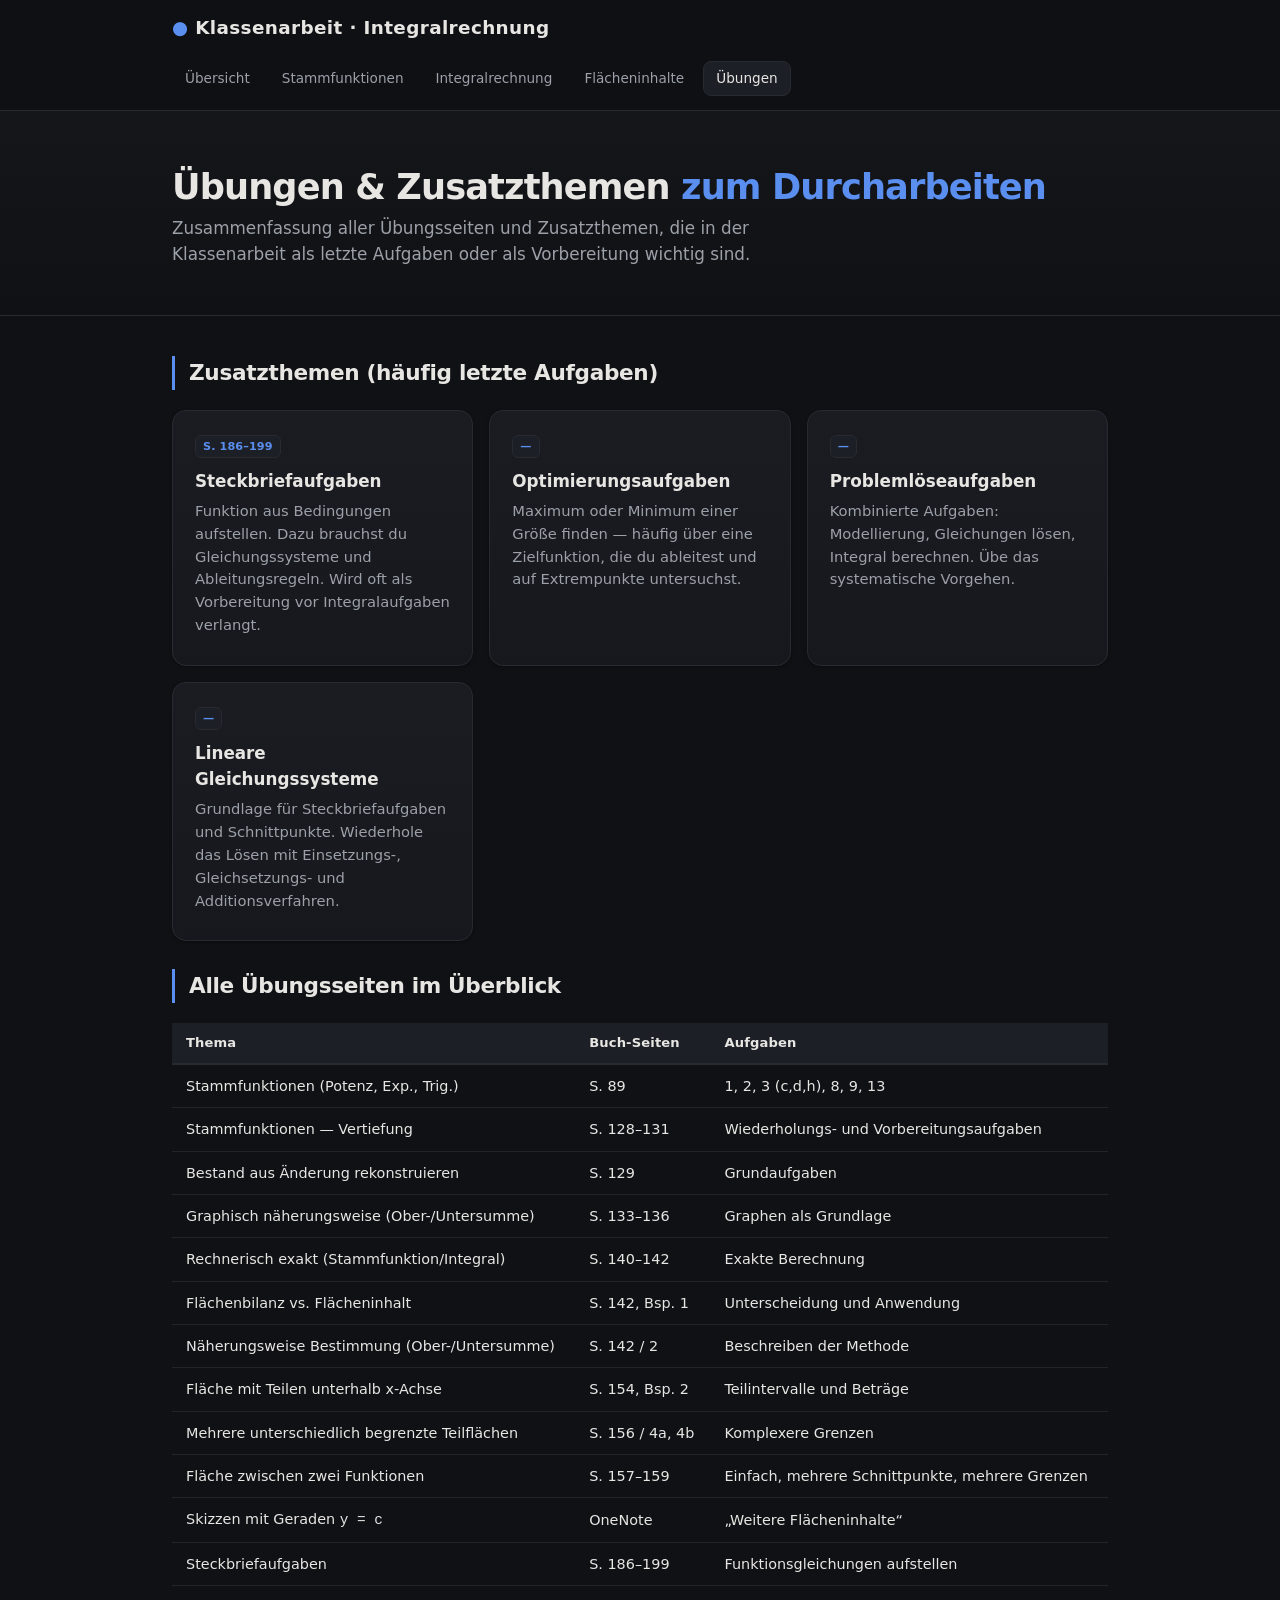
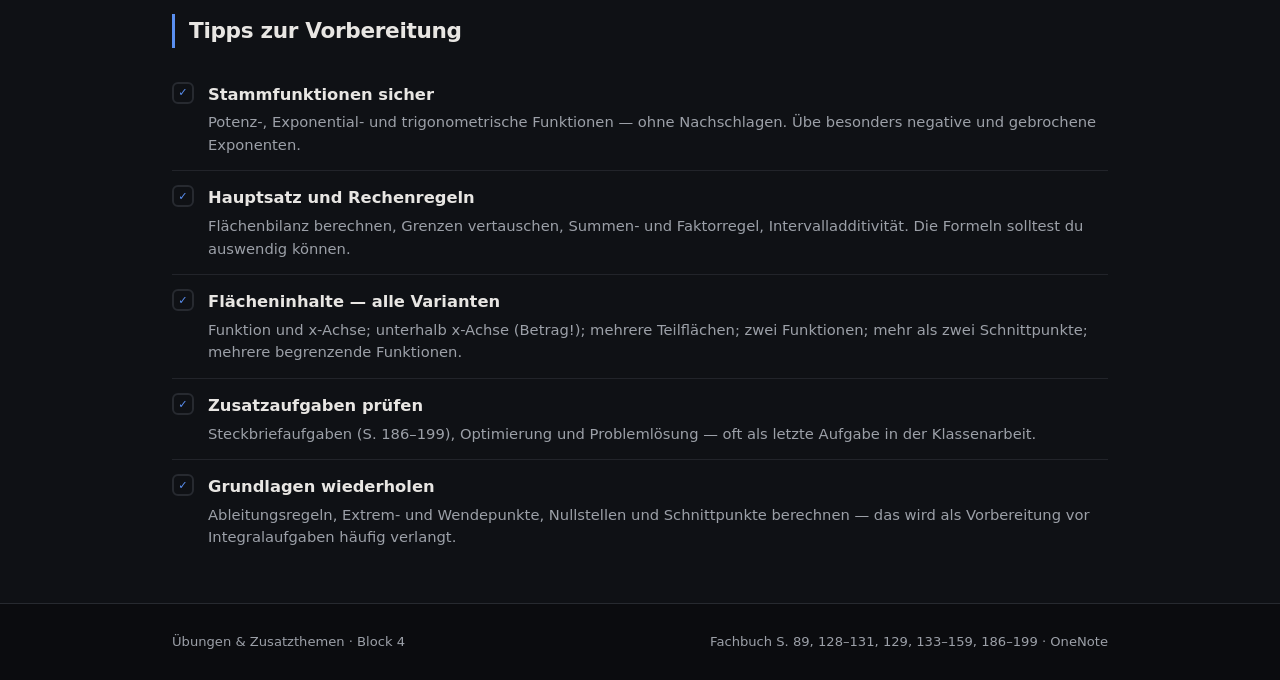
<file: uebungen.html>
<!DOCTYPE html>
<html lang="de">
<head>
<meta charset="UTF-8">
<meta name="viewport" content="width=device-width, initial-scale=1.0">
<title>Übungen — Klassenarbeit Integralrechnung</title>
<link rel="stylesheet" href="style.css">
</head>
<body>

<header class="site-header">
  <div class="inner">
    <h1><span>●</span> Klassenarbeit · Integralrechnung</h1>
    <nav aria-label="Hauptnavigation">
      <ul>
        <li><a href="index.html">Übersicht</a></li>
        <li><a href="stammfunktionen.html">Stammfunktionen</a></li>
        <li><a href="integralrechnung.html">Integralrechnung</a></li>
        <li><a href="flaecheninhalte.html">Flächeninhalte</a></li>
        <li><a class="active" href="uebungen.html">Übungen</a></li>
      </ul>
    </nav>
  </div>
</header>

<section class="hero" aria-label="Einleitung">
  <div class="inner">
    <h2>Übungen & Zusatzthemen <em>zum Durcharbeiten</em></h2>
    <p class="subtitle">Zusammenfassung aller Übungsseiten und Zusatzthemen, die in der Klassenarbeit als letzte Aufgaben oder als Vorbereitung wichtig sind.</p>
  </div>
</section>

<main class="inner">

  <section aria-label="Zusatzthemen">
    <h2 class="section-title">Zusatzthemen (häufig letzte Aufgaben)</h2>
    <div class="card-grid">
      <article class="card">
        <span class="tag">S. 186–199</span>
        <h3>Steckbriefaufgaben</h3>
        <p>Funktion aus Bedingungen aufstellen. Dazu brauchst du Gleichungssysteme und Ableitungsregeln. Wird oft als Vorbereitung vor Integralaufgaben verlangt.</p>
      </article>
      <article class="card">
        <span class="tag">—</span>
        <h3>Optimierungsaufgaben</h3>
        <p>Maximum oder Minimum einer Größe finden — häufig über eine Zielfunktion, die du ableitest und auf Extrempunkte untersuchst.</p>
      </article>
      <article class="card">
        <span class="tag">—</span>
        <h3>Problemlöseaufgaben</h3>
        <p>Kombinierte Aufgaben: Modellierung, Gleichungen lösen, Integral berechnen. Übe das systematische Vorgehen.</p>
      </article>
      <article class="card">
        <span class="tag">—</span>
        <h3>Lineare Gleichungssysteme</h3>
        <p>Grundlage für Steckbriefaufgaben und Schnittpunkte. Wiederhole das Lösen mit Einsetzungs-, Gleichsetzungs- und Additionsverfahren.</p>
      </article>
    </div>
  </section>

  <section aria-label="Alle Übungsseiten" style="margin-top: 28px;">
    <h2 class="section-title">Alle Übungsseiten im Überblick</h2>
    <table aria-label="Übersicht aller Übungen">
      <thead>
        <tr><th>Thema</th><th>Buch-Seiten</th><th>Aufgaben</th></tr>
      </thead>
      <tbody>
        <tr><td>Stammfunktionen (Potenz, Exp., Trig.)</td><td>S. 89</td><td>1, 2, 3 (c,d,h), 8, 9, 13</td></tr>
        <tr><td>Stammfunktionen — Vertiefung</td><td>S. 128–131</td><td>Wiederholungs- und Vorbereitungsaufgaben</td></tr>
        <tr><td>Bestand aus Änderung rekonstruieren</td><td>S. 129</td><td>Grundaufgaben</td></tr>
        <tr><td>Graphisch näherungsweise (Ober-/Untersumme)</td><td>S. 133–136</td><td>Graphen als Grundlage</td></tr>
        <tr><td>Rechnerisch exakt (Stammfunktion/Integral)</td><td>S. 140–142</td><td>Exakte Berechnung</td></tr>
        <tr><td>Flächenbilanz vs. Flächeninhalt</td><td>S. 142, Bsp. 1</td><td>Unterscheidung und Anwendung</td></tr>
        <tr><td>Näherungsweise Bestimmung (Ober-/Untersumme)</td><td>S. 142 / 2</td><td>Beschreiben der Methode</td></tr>
        <tr><td>Fläche mit Teilen unterhalb x-Achse</td><td>S. 154, Bsp. 2</td><td>Teilintervalle und Beträge</td></tr>
        <tr><td>Mehrere unterschiedlich begrenzte Teilflächen</td><td>S. 156 / 4a, 4b</td><td>Komplexere Grenzen</td></tr>
        <tr><td>Fläche zwischen zwei Funktionen</td><td>S. 157–159</td><td>Einfach, mehrere Schnittpunkte, mehrere Grenzen</td></tr>
        <tr><td>Skizzen mit Geraden <code>y = c</code></td><td>OneNote</td><td>„Weitere Flächeninhalte“</td></tr>
        <tr><td>Steckbriefaufgaben</td><td>S. 186–199</td><td>Funktionsgleichungen aufstellen</td></tr>
      </tbody>
    </table>
  </section>

  <section aria-label="Tipps zur Vorbereitung" style="margin-top: 28px;">
    <h2 class="section-title">Tipps zur Vorbereitung</h2>
    <div class="check-row">
      <span class="box">✓</span>
      <div>
        <h4>Stammfunktionen sicher</h4>
        <p>Potenz-, Exponential- und trigonometrische Funktionen — ohne Nachschlagen. Übe besonders negative und gebrochene Exponenten.</p>
      </div>
    </div>
    <div class="check-row">
      <span class="box">✓</span>
      <div>
        <h4>Hauptsatz und Rechenregeln</h4>
        <p>Flächenbilanz berechnen, Grenzen vertauschen, Summen- und Faktorregel, Intervalladditivität. Die Formeln solltest du auswendig können.</p>
      </div>
    </div>
    <div class="check-row">
      <span class="box">✓</span>
      <div>
        <h4>Flächeninhalte — alle Varianten</h4>
        <p>Funktion und x-Achse; unterhalb x-Achse (Betrag!); mehrere Teilflächen; zwei Funktionen; mehr als zwei Schnittpunkte; mehrere begrenzende Funktionen.</p>
      </div>
    </div>
    <div class="check-row">
      <span class="box">✓</span>
      <div>
        <h4>Zusatzaufgaben prüfen</h4>
        <p>Steckbriefaufgaben (S. 186–199), Optimierung und Problemlösung — oft als letzte Aufgabe in der Klassenarbeit.</p>
      </div>
    </div>
    <div class="check-row">
      <span class="box">✓</span>
      <div>
        <h4>Grundlagen wiederholen</h4>
        <p>Ableitungsregeln, Extrem- und Wendepunkte, Nullstellen und Schnittpunkte berechnen — das wird als Vorbereitung vor Integralaufgaben häufig verlangt.</p>
      </div>
    </div>
  </section>

</main>

<footer class="site-footer">
  <div class="inner">
    <span>Übungen & Zusatzthemen · Block 4</span>
    <span>Fachbuch S. 89, 128–131, 129, 133–159, 186–199 · OneNote</span>
  </div>
</footer>

</body>
</html>
</file>
<file: style.css>
/* Klassenarbeit-Übersicht — Analysis 2 / Integralrechnung */
:root {
  --bg: #0f1115;
  --surface: #16181d;
  --surface-2: #1c1f26;
  --text: #e8e6e3;
  --text-muted: #9ca0a8;
  --accent: #5a8ff0;
  --accent-glow: rgba(90,143,240,0.15);
  --border: #272a30;
  --border-soft: #22242a;
  --card: linear-gradient(180deg,#1a1c22,#16181d);
  --radius: 14px;
  --font: system-ui, -apple-system, Segoe UI, sans-serif;
  --shadow: 0 1px 3px rgba(0,0,0,0.35);
}

* { box-sizing: border-box; }

html { scroll-behavior: smooth; }

body {
  margin: 0; padding: 0;
  font-family: var(--font);
  background: var(--bg);
  color: var(--text);
  line-height: 1.55;
  font-size: 15.5px;
}

a { color: var(--accent); text-decoration: none; }
a:hover { text-decoration: underline; }

/* Header + Nav */
.site-header {
  position: sticky; top: 0; z-index: 100;
  background: rgba(15,17,21,0.92);
  backdrop-filter: blur(14px) saturate(1.2);
  border-bottom: 1px solid var(--border);
}
.site-header .inner {
  max-width: 980px; margin: 0 auto;
  padding: 14px 22px;
  display: flex; align-items: center; justify-content: space-between;
  gap: 18px; flex-wrap: wrap;
}
.site-header h1 {
  margin: 0; font-size: 1.15rem; letter-spacing: 0.02em;
  font-weight: 700; color: var(--text);
}
.site-header h1 span { color: var(--accent); font-weight: 600; }
nav ul {
  list-style: none; margin: 0; padding: 0;
  display: flex; gap: 6px; flex-wrap: wrap;
}
nav a {
  display: inline-block; padding: 6px 12px; border-radius: 8px;
  font-size: 0.85rem; font-weight: 500; color: var(--text-muted);
  border: 1px solid transparent;
}
nav a.active, nav a:hover {
  color: var(--text); background: var(--surface-2);
  border-color: var(--border); text-decoration: none;
}

/* Hero */
.hero {
  background: linear-gradient(180deg, #14161a 0%, #0f1115 100%);
  border-bottom: 1px solid var(--border);
}
.hero .inner {
  max-width: 980px; margin: 0 auto; padding: 56px 22px 48px;
}
.hero h2 {
  margin: 0 0 8px; font-size: 2.2rem; font-weight: 800;
  letter-spacing: -0.025em; line-height: 1.15;
}
.hero h2 em { color: var(--accent); font-style: normal; }
.hero p.subtitle {
  margin: 0; color: var(--text-muted); font-size: 1.05rem;
  max-width: 640px; line-height: 1.55;
}
.hero .meta {
  margin-top: 22px; display: flex; gap: 24px; flex-wrap: wrap;
  font-size: 0.82rem; color: var(--text-muted);
}
.hero .meta strong { color: var(--text); font-weight: 600; }

/* Sections */
section.inner, .inner {
  max-width: 980px; margin: 0 auto; padding: 40px 22px;
}

h2.section-title {
  font-size: 1.35rem; font-weight: 700; margin: 0 0 20px;
  letter-spacing: -0.015em; border-left: 3px solid var(--accent);
  padding-left: 14px; color: var(--text);
}

/* Cards */
.card-grid {
  display: grid; grid-template-columns: repeat(auto-fill, minmax(300px, 1fr));
  gap: 16px; margin-top: 6px;
}
.card {
  background: var(--card); border: 1px solid var(--border); border-radius: var(--radius);
  padding: 22px 22px 18px; box-shadow: var(--shadow);
  transition: border-color .18s ease, box-shadow .18s ease;
}
.card:hover { border-color: #3a3d45; box-shadow: 0 4px 14px rgba(0,0,0,0.45); }
.card h3 {
  margin: 0 0 6px; font-size: 1.05rem; font-weight: 700; color: var(--text);
}
.card .tag {
  display: inline-block; font-size: 0.7rem; font-weight: 600;
  padding: 2px 7px; border-radius: 6px; background: var(--surface-2);
  color: var(--accent); border: 1px solid var(--border); letter-spacing: 0.01em;
  margin-bottom: 10px;
}
.card p { margin: 0 0 10px; color: var(--text-muted); font-size: 0.92rem; }
.card ul { margin: 6px 0 0; padding-left: 18px; }
.card li { margin: 3px 0; color: var(--text); font-size: 0.92rem; }
.card .pages { margin-top: 8px; font-size: 0.78rem; color: var(--text-muted); }
.card .pages span { color: var(--accent); font-weight: 600; }

/* Tables */
.table-wrap { overflow-x: auto; border: 1px solid var(--border); border-radius: var(--radius); }
table { width: 100%; border-collapse: collapse; font-size: 0.9rem; }
thead th {
  background: var(--surface-2); color: var(--text); font-weight: 600;
  text-align: left; padding: 10px 14px; border-bottom: 2px solid var(--border);
  font-size: 0.82rem; letter-spacing: 0.01em;
}
tbody td { padding: 10px 14px; border-bottom: 1px solid var(--border-soft); color: var(--text); }
tbody tr:hover { background: rgba(90,143,240,0.04); }
tbody td:first-child { font-weight: 500; }

/* Callouts */
.callout {
  background: linear-gradient(90deg, rgba(90,143,240,0.08), transparent);
  border-left: 3px solid var(--accent); border-radius: 0 var(--radius) var(--radius) 0;
  padding: 18px 22px; margin: 22px 0;
}
.callout h4 { margin: 0 0 6px; font-size: 0.9rem; font-weight: 700; color: var(--accent); }
.callout p, .callout ul { margin: 4px 0; color: var(--text-muted); font-size: 0.92rem; }
.callout ul { padding-left: 18px; }

/* Checklist rows */
.check-row {
  display: flex; align-items: flex-start; gap: 14px; padding: 14px 0;
  border-bottom: 1px solid var(--border-soft);
}
.check-row:last-child { border-bottom: none; }
.check-row .box {
  width: 22px; height: 22px; min-width: 22px; border-radius: 6px;
  border: 2px solid var(--border); background: transparent; display: inline-flex;
  align-items: center; justify-content: center; font-size: 0.7rem; color: var(--accent);
}
.check-row h4 { margin: 0 0 4px; font-size: 1.02rem; font-weight: 600; }
.check-row p { margin: 0; color: var(--text-muted); font-size: 0.92rem; }

/* Footer */
.site-footer {
  border-top: 1px solid var(--border); background: #0b0c0f;
}
.site-footer .inner {
  max-width: 980px; margin: 0 auto; padding: 28px 22px;
  display: flex; justify-content: space-between; align-items: center; flex-wrap: wrap; gap: 10px;
}
.site-footer span { font-size: 0.82rem; color: var(--text-muted); }

@media (max-width: 640px) {
  .site-header .inner { padding: 10px 14px; }
  .hero .inner { padding: 36px 14px 32px; }
  .hero h2 { font-size: 1.7rem; }
  section.inner, .inner { padding: 28px 16px; }
}
</file>
